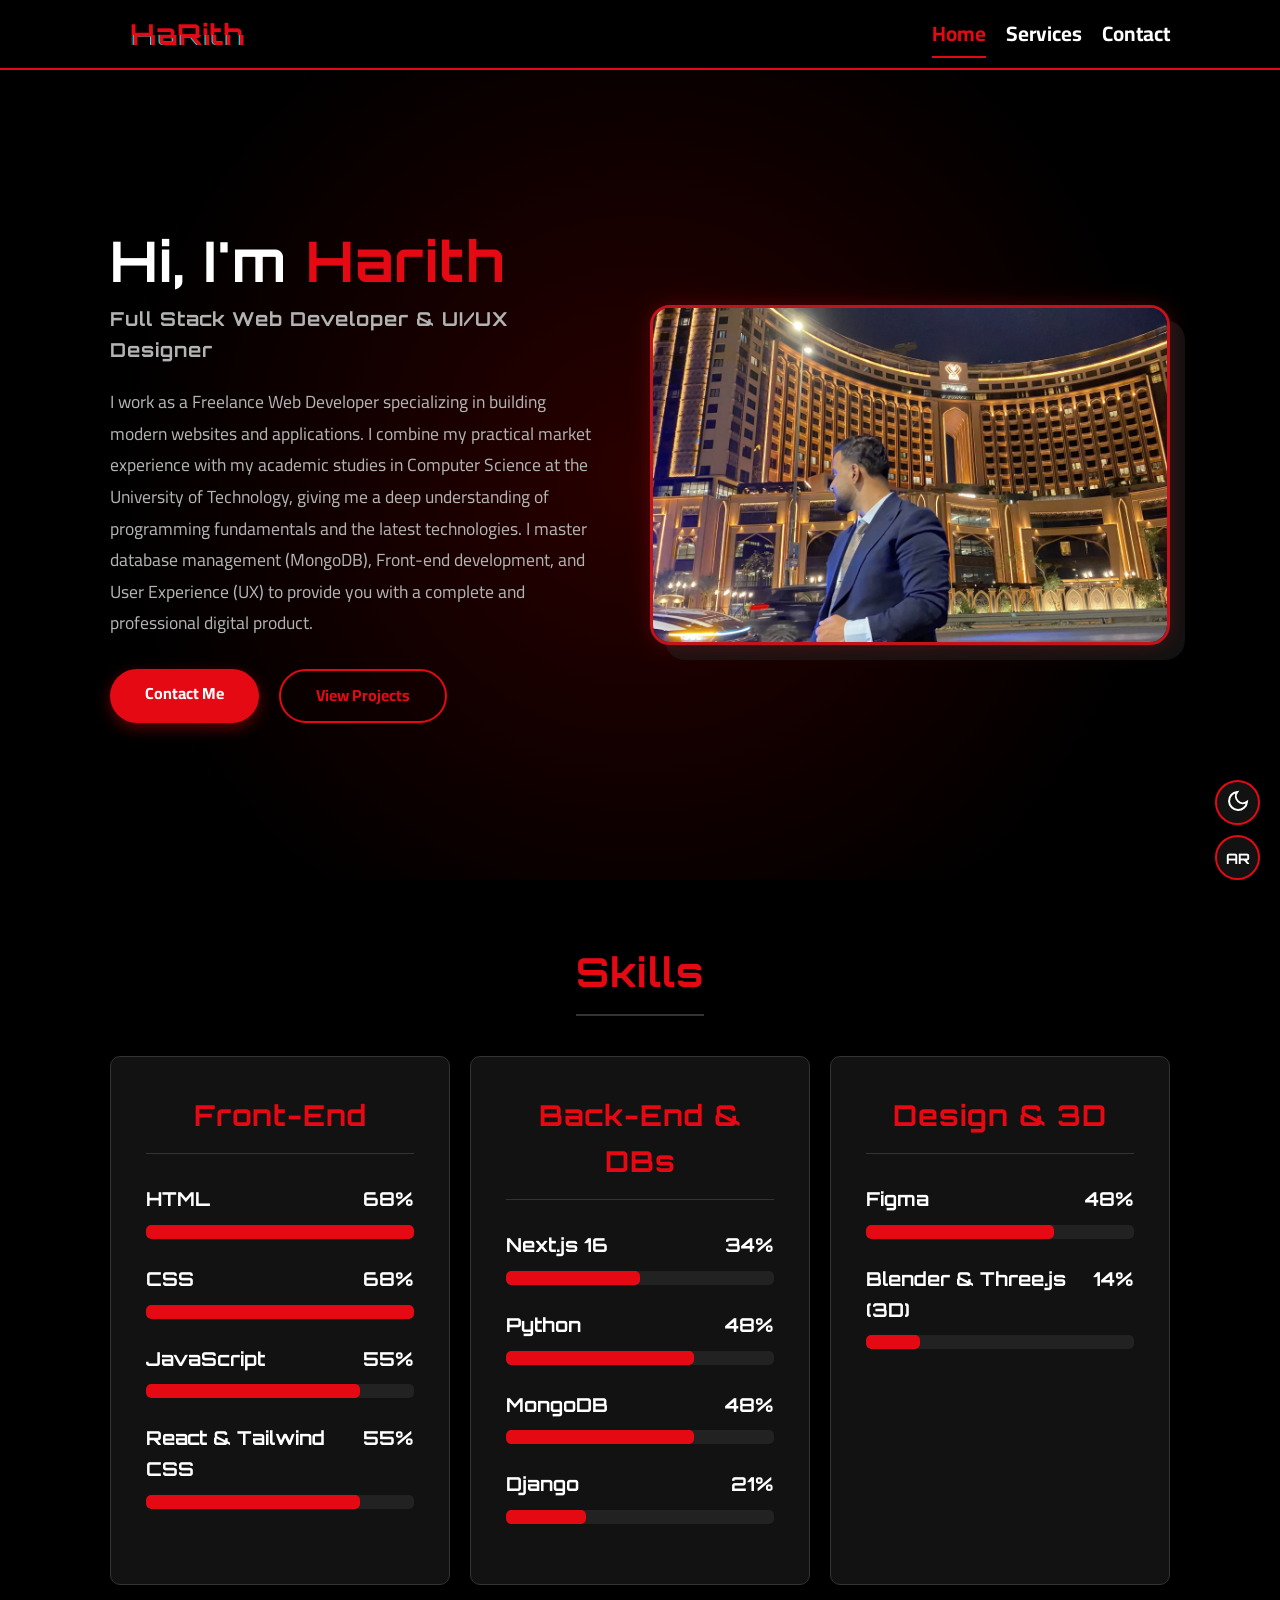
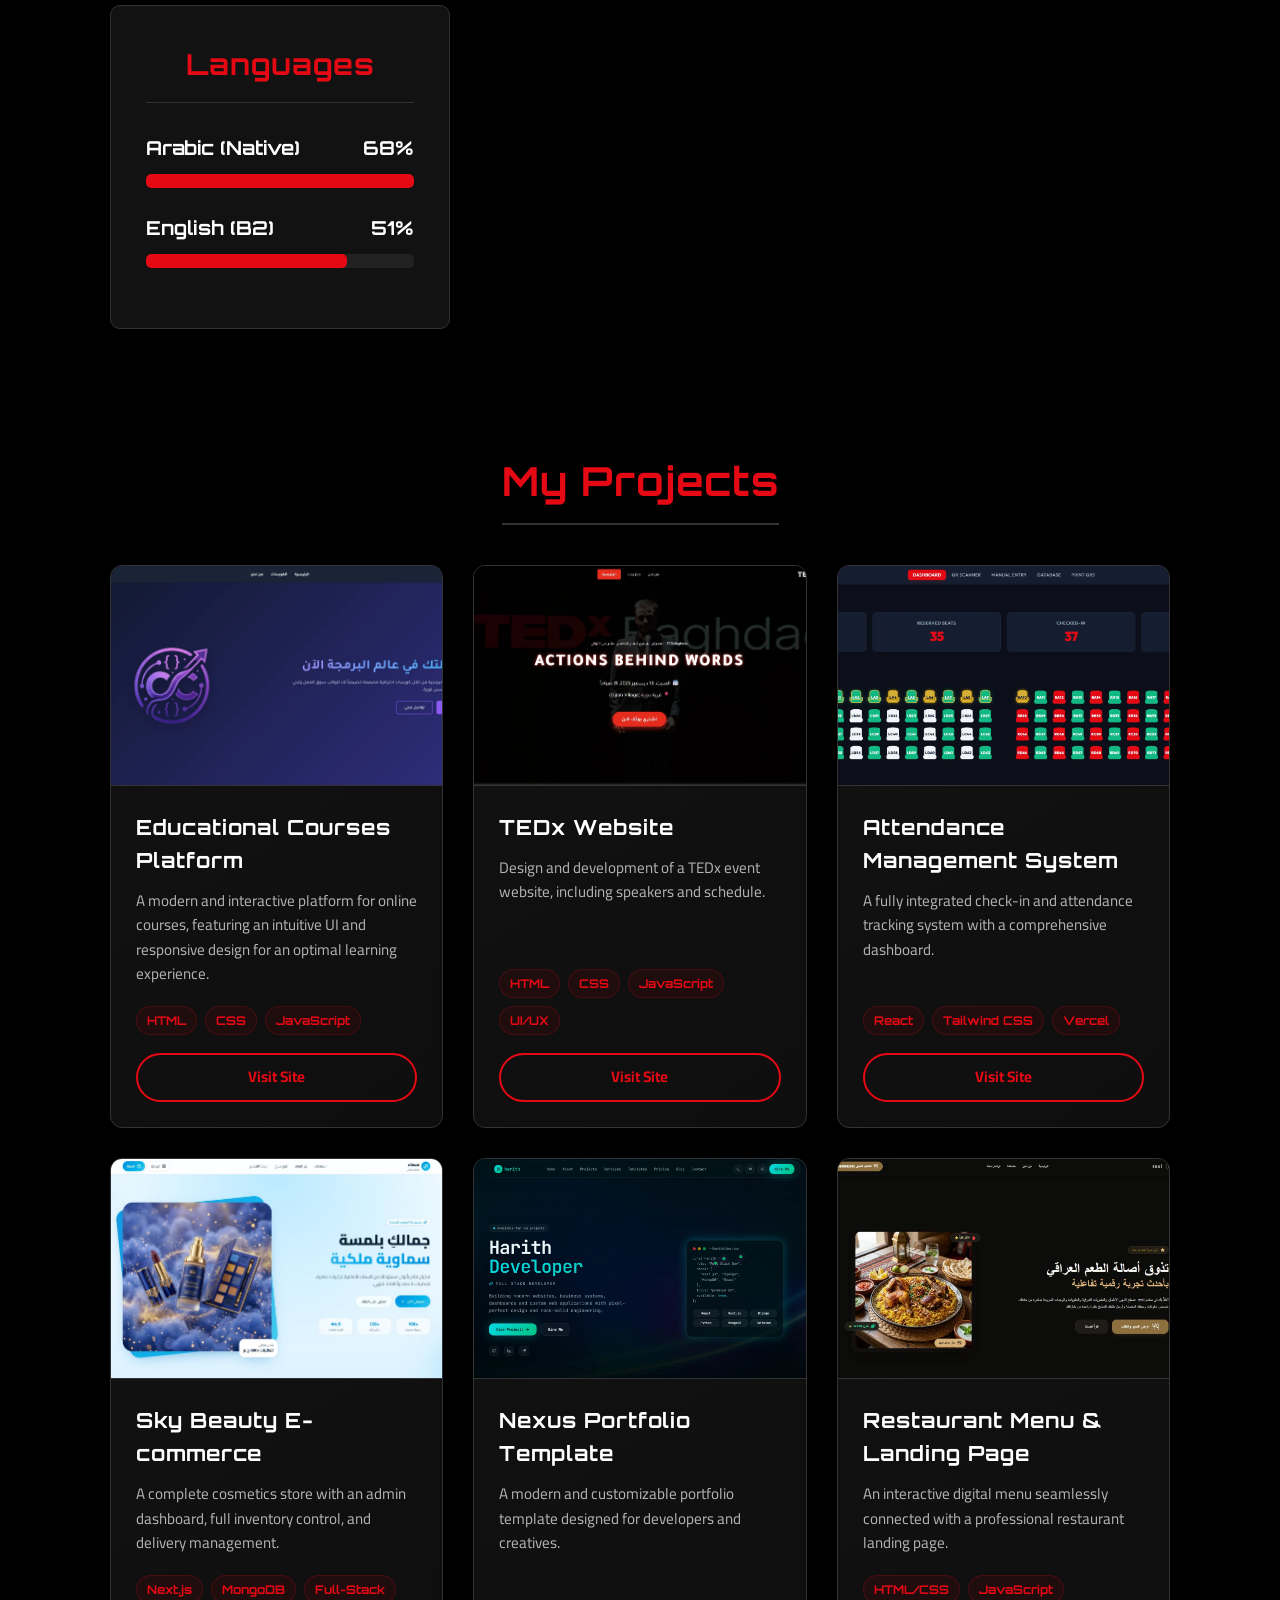
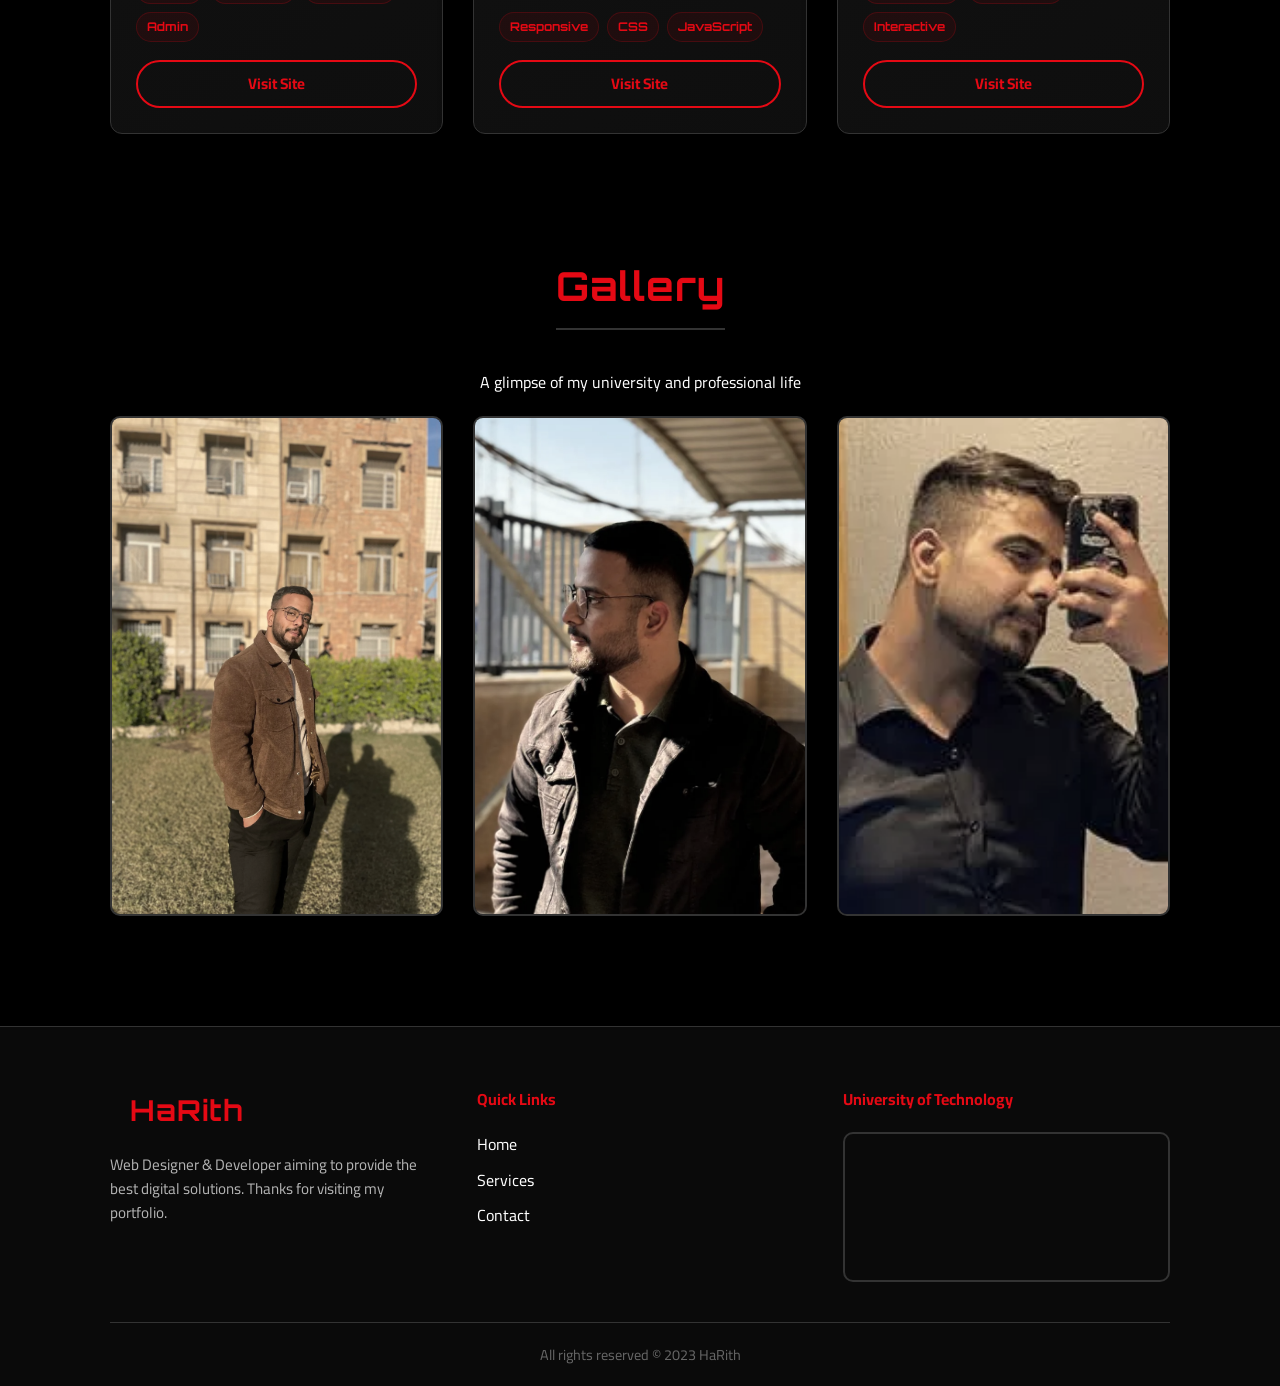
<file: index.html>
<!DOCTYPE html>
<html lang="en" dir="ltr">
<head>
    <meta charset="UTF-8">
    <meta name="viewport" content="width=device-width, initial-scale=1.0">
    <title>HaRith | Portfolio</title>
    
    <!-- SEO & Meta Tags -->
    <meta name="description" content="HaRith - Full Stack Web Developer & UI/UX Designer. Professional web development services, custom websites, and modern designs.">
    <meta name="keywords" content="Web Developer, UI/UX, Portfolio, HTML, CSS, JavaScript, React, MongoDB, Iraq, Developer">
    <meta name="author" content="HaRith">
    
    <!-- Open Graph (للمشاركة على فيسبوك، ديسكورد، تويتر) -->
    <meta property="og:title" content="HaRith | Web Developer Portfolio">
    <meta property="og:description" content="Professional Web Developer & UI Designer. Check out my projects and services.">
    <meta property="og:image" content="https://harith.blog/images/photo_2025-10-18_04-40-05.webp">
    <meta property="og:url" content="https://harith.blog/">
    <meta property="og:type" content="website">

    <link rel="stylesheet" href="style.css">
    <!-- أيقونة الموقع (Favicon) -->
    <link rel="icon" type="image/svg+xml" href="favicon.svg">
    <!-- خطوط عربية وانجليزية من جوجل -->
    <link href="https://fonts.googleapis.com/css2?family=Cairo:wght@300;400;700&family=Orbitron:wght@500;700&display=swap" rel="stylesheet">

    <!-- Structured Data (Schema.org) for SEO -->
    <script type="application/ld+json">
    {
      "@context": "https://schema.org",
      "@type": "Person",
      "name": "HaRith",
      "url": "https://harith.blog",
      "image": "https://harith.blog/images/photo_2025-10-18_04-40-05.webp",
      "jobTitle": "Full Stack Web Developer",
      "worksFor": {
        "@type": "Organization",
        "name": "Freelancer"
      },
      "sameAs": [
        "https://instagram.com/5tp.9",
        "https://github.com/itsharith",
        "https://discord.com/users/459948332861751296"
      ],
      "description": "Professional Full Stack Web Developer and UI/UX Designer based in Iraq, specializing in modern web solutions."
    }
    </script>
</head>
<body>

    <!-- شريط التنقل -->
    <nav class="navbar">
        <div class="container">
            <a href="index.html" class="logo glitch" data-text="HaRith">HaRith</a>
            <ul class="nav-menu">
                <li><a href="index.html" class="active" data-i18n="nav_home">Home</a></li>
                <li><a href="services.html" data-i18n="nav_services">Services</a></li>
                <li><a href="contact.html" data-i18n="nav_contact">Contact</a></li>
            </ul>
        </div>
    </nav>

    <!-- قسم الهيرو (المقدمة) -->
    <header class="hero">
        <div class="container">
            <div class="hero-wrapper">
                <div class="hero-text hidden">
                    <h1 data-i18n="hero_title">Hi, I'm <span class="highlight">Harith</span></h1>
                    <h3 class="job-title">Full Stack Web Developer & UI/UX Designer</h3>
                    <p class="description" data-i18n="hero_desc">
                        I work as a Freelance Web Developer specializing in building modern websites and applications.
                        I combine my practical market experience with my academic studies in Computer Science at the University of Technology, giving me a deep understanding of programming fundamentals and the latest technologies.
                        I master database management (MongoDB), Front-end development, and User Experience (UX) to provide you with a complete and professional digital product.
                    </p>
                    <div class="hero-actions">
                        <a href="contact.html" class="btn" data-i18n="btn_contact">Contact Me</a>
                        <a href="#projects" class="btn-outline" data-i18n="btn_projects">View Projects</a>
                    </div>
                </div>
                <div class="hero-image hidden">
                    <div class="img-box">
                        <!-- ضع صورتك هنا -->
                        <img src="images/photo_2025-10-18_04-40-05.webp" alt="Harith's Photo" data-i18n="alt_hero_img">
                    </div>
                </div>
            </div>
        </div>
    </header>

    <!-- قسم المهارات -->
    <section class="skills-section hidden">
        <div class="container">
            <h2 class="section-title" data-i18n="skills_title">Skills</h2>
            <div class="skills-grid">
                <div class="skill-card">
                    <h3 data-i18n="skills_frontend">Front-End</h3>
                    <div class="skill-list">
                        <div class="skill-item" data-target="100">
                            <div class="skill-info"><span class="skill-name">HTML</span><span class="skill-percent">0%</span></div>
                            <div class="progress-bar"><div class="fill"></div></div>
                        </div>
                        <div class="skill-item" data-target="100">
                            <div class="skill-info"><span class="skill-name">CSS</span><span class="skill-percent">0%</span></div>
                            <div class="progress-bar"><div class="fill"></div></div>
                        </div>
                        <div class="skill-item" data-target="80">
                            <div class="skill-info"><span class="skill-name">JavaScript</span><span class="skill-percent">0%</span></div>
                            <div class="progress-bar"><div class="fill"></div></div>
                        </div>
                        <div class="skill-item" data-target="80">
                            <div class="skill-info"><span class="skill-name">React & Tailwind CSS</span><span class="skill-percent">0%</span></div>
                            <div class="progress-bar"><div class="fill"></div></div>
                        </div>
                    </div>
                </div>

                <div class="skill-card">
                    <h3 data-i18n="skills_backend">Back-End & DBs</h3>
                    <div class="skill-list">
                        <div class="skill-item" data-target="50">
                            <div class="skill-info"><span class="skill-name">Next.js 16</span><span class="skill-percent">0%</span></div>
                            <div class="progress-bar"><div class="fill"></div></div>
                        </div>
                        <div class="skill-item" data-target="70">
                            <div class="skill-info"><span class="skill-name">Python</span><span class="skill-percent">0%</span></div>
                            <div class="progress-bar"><div class="fill"></div></div>
                        </div>
                        <div class="skill-item" data-target="70">
                            <div class="skill-info"><span class="skill-name">MongoDB</span><span class="skill-percent">0%</span></div>
                            <div class="progress-bar"><div class="fill"></div></div>
                        </div>
                        <div class="skill-item" data-target="30">
                            <div class="skill-info"><span class="skill-name">Django</span><span class="skill-percent">0%</span></div>
                            <div class="progress-bar"><div class="fill"></div></div>
                        </div>
                    </div>
                </div>

                <div class="skill-card">
                    <h3 data-i18n="skills_design">Design & 3D</h3>
                    <div class="skill-list">
                        <div class="skill-item" data-target="70">
                            <div class="skill-info"><span class="skill-name">Figma</span><span class="skill-percent">0%</span></div>
                            <div class="progress-bar"><div class="fill"></div></div>
                        </div>
                        <div class="skill-item" data-target="20">
                            <div class="skill-info"><span class="skill-name">Blender & Three.js (3D)</span><span class="skill-percent">0%</span></div>
                            <div class="progress-bar"><div class="fill"></div></div>
                        </div>
                    </div>
                </div>

                <div class="skill-card">
                    <h3 data-i18n="skills_languages">Languages</h3>
                    <div class="skill-list">
                        <div class="skill-item" data-target="100">
                            <div class="skill-info"><span class="skill-name" data-i18n="skill_ar">Arabic (Native)</span><span class="skill-percent">0%</span></div>
                            <div class="progress-bar"><div class="fill"></div></div>
                        </div>
                        <div class="skill-item" data-target="75">
                            <div class="skill-info"><span class="skill-name" data-i18n="skill_en">English (B2)</span><span class="skill-percent">0%</span></div>
                            <div class="progress-bar"><div class="fill"></div></div>
                        </div>
                    </div>
                </div>
            </div>
        </div>
    </section>

    <!-- قسم المشاريع -->
    <section class="projects-section hidden" id="projects">
        <div class="container">
            <h2 class="section-title" data-i18n="projects_title">My Projects</h2>
            <div class="grid-container">
                <!-- مشروع 1 -->
                <div class="card project-card">
                    <div class="card-img-holder">
                        <!-- ضع صورة مشروعك هنا -->
                        <img src="images/project2.webp" alt="Educational Courses Platform" data-i18n="proj_1_title" loading="lazy">
                    </div>
                    <div class="card-content">
                        <h3 data-i18n="proj_1_title">Educational Courses Platform</h3>
                        <p data-i18n="proj_1_desc">A modern platform for online courses featuring an intuitive UI and responsive design.</p>
                        <div class="project-tags">
                            <span>HTML</span>
                            <span>CSS</span>
                            <span>JavaScript</span>
                        </div>
                        <a href="https://itsharith.github.io/courses_website/" class="btn-outline" target="_blank" data-i18n="btn_visit">Visit Site</a>
                    </div>
                </div>
                <!-- مشروع 2 -->
                <div class="card project-card">
                    <div class="card-img-holder">
                        <img src="images/Screenshot 2026-01-09 205644.webp" alt="TEDx Website" data-i18n="proj_2_title" loading="lazy">
                    </div>
                    <div class="card-content">
                        <h3 data-i18n="proj_2_title">TEDx Website</h3>
                        <p data-i18n="proj_2_desc">Design and development of a TEDx event website, including speakers and schedule.</p>
                        <div class="project-tags">
                            <span>HTML</span>
                            <span>CSS</span>
                            <span>JavaScript</span>
                            <span>UI/UX</span>
                        </div>
                        <a href="https://itsharith.github.io/Tedx-Ui/" class="btn-outline" target="_blank" data-i18n="btn_visit">Visit Site</a>
                    </div>
                </div>
                <!-- مشروع 3 -->
                <div class="card project-card">
                    <div class="card-img-holder">
                        <!-- ضع صورة مشروع نظام الحضور هنا -->
                        <img src="images/pic-sys.webp" alt="Attendance Management System" data-i18n="proj_3_title" loading="lazy">
                    </div>
                    <div class="card-content">
                        <h3 data-i18n="proj_3_title">Attendance Management System</h3>
                        <p data-i18n="proj_3_desc">A fully integrated check-in and attendance tracking system with a comprehensive dashboard.</p>
                        <div class="project-tags">
                            <span>React</span>
                            <span>Tailwind CSS</span>
                            <span>Vercel</span>
                        </div>
                        <a href="https://sys-check-in.vercel.app/" class="btn-outline" target="_blank" data-i18n="btn_visit">Visit Site</a>
                    </div>
                </div>
                <!-- مشروع 4 -->
                <div class="card project-card">
                    <div class="card-img-holder">
                        <!-- ضع صورة مشروع متجر الكوزمتك هنا -->
                        <img src="images/cozmtik.webp" alt="Sky Beauty E-commerce" data-i18n="proj_4_title" loading="lazy">
                    </div>
                    <div class="card-content">
                        <h3 data-i18n="proj_4_title">Sky Beauty E-commerce</h3>
                        <p data-i18n="proj_4_desc">A complete cosmetics store with an admin dashboard, full inventory control, and delivery management.</p>
                        <div class="project-tags">
                            <span>Next.js</span>
                            <span>MongoDB</span>
                            <span>Full-Stack</span>
                            <span>Admin</span>
                        </div>
                        <a href="https://sky-beauty-suite-main.vercel.app/" class="btn-outline" target="_blank" data-i18n="btn_visit">Visit Site</a>
                    </div>
                </div>
                <!-- مشروع 5 -->
                <div class="card project-card">
                    <div class="card-img-holder">
                        <!-- ضع صورة قالب البورتفوليو هنا -->
                        <img src="images/portfolio.webp" alt="Nexus Portfolio Template" data-i18n="proj_5_title" loading="lazy">
                    </div>
                    <div class="card-content">
                        <h3 data-i18n="proj_5_title">Nexus Portfolio Template</h3>
                        <p data-i18n="proj_5_desc">A modern and customizable portfolio template designed for developers and creatives.</p>
                        <div class="project-tags">
                            <span>Responsive</span>
                            <span>CSS</span>
                            <span>JavaScript</span>
                        </div>
                        <a href="https://nexus-core-project.vercel.app/" class="btn-outline" target="_blank" data-i18n="btn_visit">Visit Site</a>
                    </div>
                </div>
                <!-- مشروع 6 -->
                <div class="card project-card">
                    <div class="card-img-holder">
                        <!-- ضع صورة مشروع المطعم هنا -->
                        <img src="images/menu-project.webp" alt="Restaurant Menu & Landing Page" data-i18n="proj_6_title" loading="lazy">
                    </div>
                    <div class="card-content">
                        <h3 data-i18n="proj_6_title">Restaurant Menu & Landing Page</h3>
                        <p data-i18n="proj_6_desc">An interactive digital menu seamlessly connected with a professional restaurant landing page.</p>
                        <div class="project-tags">
                            <span>HTML/CSS</span>
                            <span>JavaScript</span>
                            <span>Interactive</span>
                        </div>
                        <a href="https://meneu.vercel.app/" class="btn-outline" target="_blank" data-i18n="btn_visit">Visit Site</a>
                    </div>
                </div>
            </div>
        </div>
    </section>

    <!-- قسم الصور الخاصة (المعرض) -->
    <section class="gallery-section hidden">
        <div class="container">
            <h2 class="section-title" data-i18n="gallery_title">Gallery</h2>
            <p style="text-align: center; margin-bottom: 20px;" data-i18n="gallery_desc">A glimpse of my university and professional life</p>
            <div class="grid-container">
                <div class="photo-frame">
                    <!-- ضع صورتك هنا -->
                    <img src="images/photo1.webp" alt="Personal Photo" data-i18n="alt_gallery_img" loading="lazy">
                </div>
                <div class="photo-frame">
                    <img src="images/photo2.webp" alt="Personal Photo" data-i18n="alt_gallery_img" loading="lazy">
                </div>
                <div class="photo-frame">
                    <img src="images/photo3.webp" alt="Personal Photo" data-i18n="alt_gallery_img" loading="lazy">
                </div>
            </div>
        </div>
    </section>

    <!-- القائمة العائمة (أزرار التحكم + الصعود للأعلى) -->
    <div class="floating-controls">
        <button id="scrollToTopBtn" title="Go to top">▲</button>
        
        <button id="lang-btn" class="lang-btn">AR</button>
        
        <button id="theme-btn" class="theme-toggle" aria-label="Toggle Theme">
            <span class="toggle-icon icon-sun">
                <svg xmlns="http://www.w3.org/2000/svg" viewBox="0 0 24 24"><circle cx="12" cy="12" r="5"></circle><line x1="12" y1="1" x2="12" y2="3"></line><line x1="12" y1="21" x2="12" y2="23"></line><line x1="4.22" y1="4.22" x2="5.64" y2="5.64"></line><line x1="18.36" y1="18.36" x2="19.78" y2="19.78"></line><line x1="1" y1="12" x2="3" y2="12"></line><line x1="21" y1="12" x2="23" y2="12"></line><line x1="4.22" y1="19.78" x2="5.64" y2="18.36"></line><line x1="18.36" y1="5.64" x2="19.78" y2="4.22"></line></svg>
            </span>
            <span class="toggle-icon icon-moon">
                <svg xmlns="http://www.w3.org/2000/svg" viewBox="0 0 24 24"><path d="M21 12.79A9 9 0 1 1 11.21 3 7 7 0 0 0 21 12.79z"></path></svg>
            </span>
        </button>
    </div>

    <footer class="main-footer">
        <div class="container">
            <div class="footer-grid">
                <div class="footer-col about-col">
                    <h3 class="logo">HaRith</h3>
                    <p data-i18n="footer_about">Web Designer & Developer aiming to provide the best digital solutions. Thanks for visiting my portfolio.</p>
                </div>
                
                <div class="footer-col links-col">
                    <h4 data-i18n="footer_links">Quick Links</h4>
                    <ul>
                        <li><a href="index.html" data-i18n="nav_home">Home</a></li>
                        <li><a href="services.html" data-i18n="nav_services">Services</a></li>
                        <li><a href="contact.html" data-i18n="nav_contact">Contact</a></li>
                    </ul>
                </div>

                <div class="footer-col map-col">
                    <h4 data-i18n="footer_uni">University of Technology</h4>
                    <div class="mini-map">
                        <iframe src="https://www.google.com/maps/embed?pb=!1m18!1m12!1m3!1d3334.164669678688!2d44.44546231519556!3d33.31477298081292!2m3!1f0!2f0!3f0!3m2!1i1024!2i768!4f13.1!3m3!1m2!1s0x15577f66a2d66649%3A0x246f91aec755134!2sUniversity%20of%20Technology!5e0!3m2!1sen!2siq!4v1625581234567!5m2!1sen!2siq" width="100%" height="100%" style="border:0;" allowfullscreen="" loading="lazy"></iframe>
                    </div>
                </div>
            </div>
            <div class="footer-bottom">
                <p data-i18n="footer_copy">All rights reserved &copy; 2023 HaRith</p>
            </div>
        </div>
    </footer>

    <script src="script.js?v=1.0.1"></script>
</body>
</html>
</file>
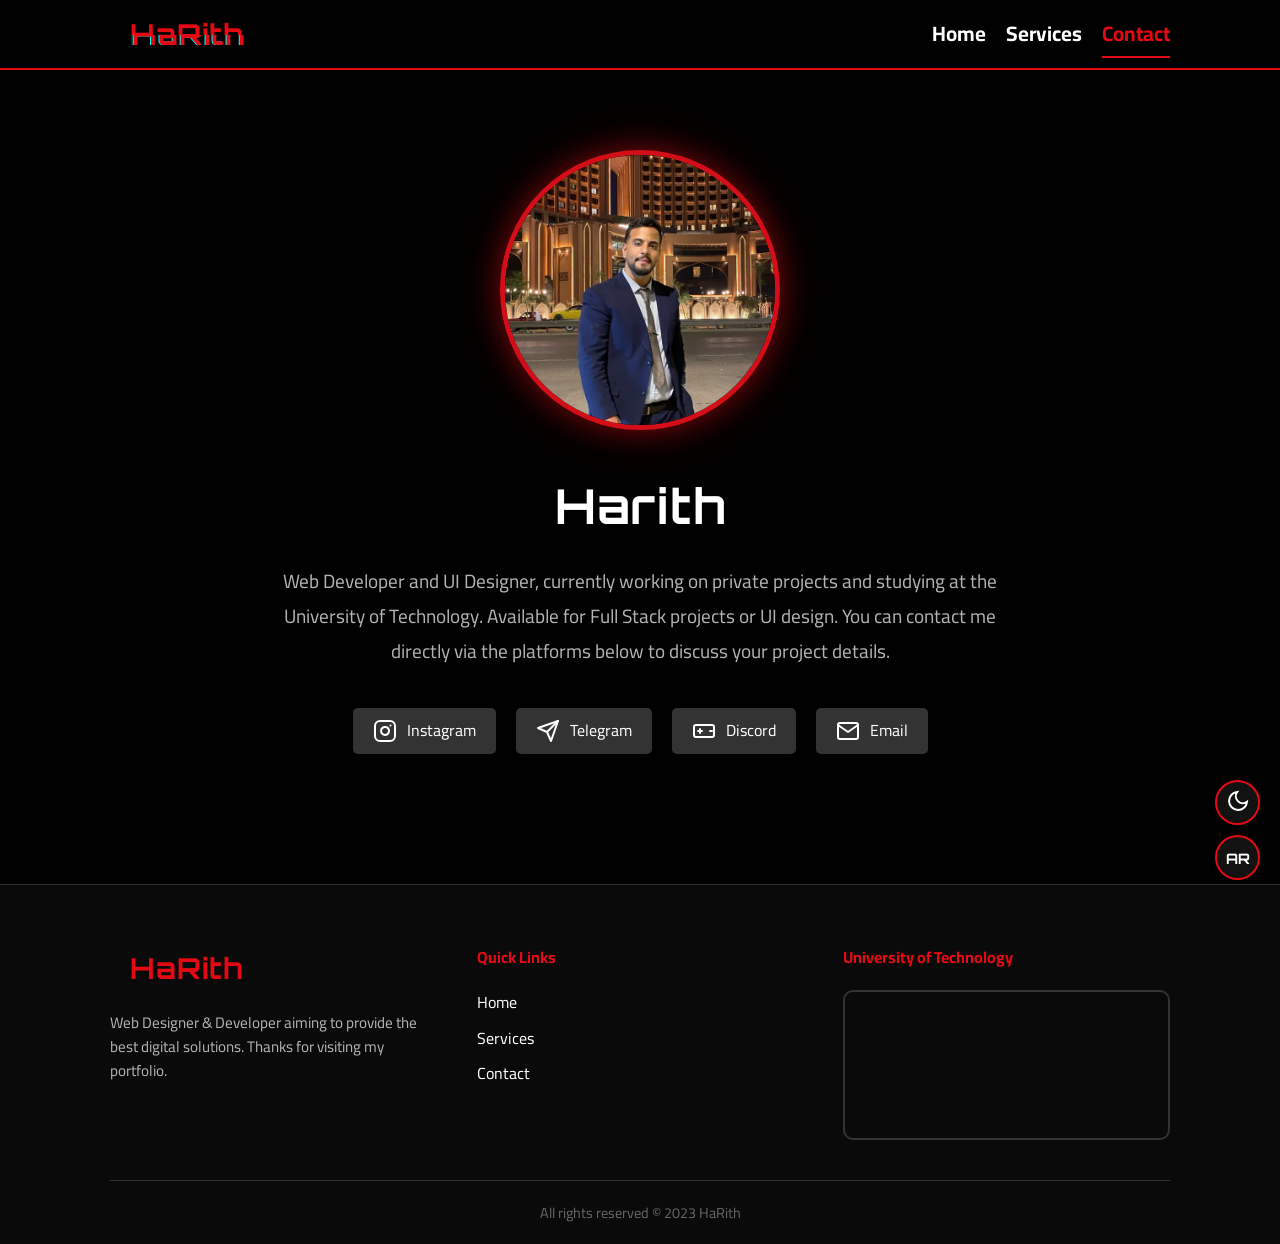
<file: contact.html>
<!DOCTYPE html>
<html lang="en" dir="ltr">
<head>
    <meta charset="UTF-8">
    <meta name="viewport" content="width=device-width, initial-scale=1.0">
    <title>HaRith | Contact</title>
    <link rel="stylesheet" href="style.css">
    <!-- أيقونة الموقع (Favicon) -->
    <link rel="icon" type="image/svg+xml" href="favicon.svg">
    <link href="https://fonts.googleapis.com/css2?family=Cairo:wght@300;400;700&family=Orbitron:wght@500;700&display=swap" rel="stylesheet">
</head>
<body>

    <nav class="navbar">
        <div class="container">
            <a href="index.html" class="logo glitch" data-text="HaRith">HaRith</a>
            <ul class="nav-menu">
                <li><a href="index.html" data-i18n="nav_home">Home</a></li>
                <li><a href="services.html" data-i18n="nav_services">Services</a></li>
                <li><a href="contact.html" class="active" data-i18n="nav_contact">Contact</a></li>
            </ul>
        </div>
    </nav>

    <section class="contact-section hidden">
        <div class="container">
            <div class="contact-free-layout">
                <div class="contact-avatar">
                    <!-- ضع صورتك الرسمية هنا -->
                    <img src="images/photo_23.webp" alt="Harith's Photo" data-i18n="alt_hero_img">
                </div>
                <h2 data-i18n="contact_name">Harith</h2>
                <p class="bio" data-i18n="contact_bio">
                    Web Developer and UI Designer, currently working on private projects and studying at the University of Technology.
                    Available for Full Stack projects or UI design. You can contact me directly via the platforms below to discuss your project details.
                </p>
                
                <div class="social-links">
                    <!-- رابط الانستقرام -->
                    <a href="https://instagram.com/5tp.9" target="_blank" class="social-btn insta">
                        <!-- SVG أيقونة انستقرام -->
                        <svg width="24" height="24" viewBox="0 0 24 24" fill="none" stroke="currentColor" stroke-width="2" stroke-linecap="round" stroke-linejoin="round">
                            <rect x="2" y="2" width="20" height="20" rx="5" ry="5"></rect>
                            <path d="M16 11.37A4 4 0 1 1 12.63 8 4 4 0 0 1 16 11.37z"></path>
                            <line x1="17.5" y1="6.5" x2="17.51" y2="6.5"></line>
                        </svg>
                        <span>Instagram</span>
                    </a>

                    <!-- رابط التيليجرام -->
                    <a href="https://t.me/FFFFFx" target="_blank" class="social-btn telegram">
                        <!-- SVG أيقونة تيليجرام -->
                        <svg width="24" height="24" viewBox="0 0 24 24" fill="none" stroke="currentColor" stroke-width="2" stroke-linecap="round" stroke-linejoin="round">
                            <line x1="22" y1="2" x2="11" y2="13"></line>
                            <polygon points="22 2 15 22 11 13 2 9 22 2"></polygon>
                        </svg>
                        <span>Telegram</span>
                    </a>

                    <!-- Discord -->
                    <a href="https://discord.com/users/459948332861751296" target="_blank" class="social-btn discord">
                        <!-- SVG أيقونة Gamepad (رمز للديكسورد) -->
                        <svg width="24" height="24" viewBox="0 0 24 24" fill="none" stroke="currentColor" stroke-width="2" stroke-linecap="round" stroke-linejoin="round">
                            <rect x="2" y="6" width="20" height="12" rx="2"></rect>
                            <path d="M6 12h4m-2-2v4m10-2h2"></path>
                        </svg>
                        <span>Discord</span>
                    </a>

                    <!-- Email -->
                    <a href="mailto:harith12342461@gmail.com" class="social-btn email">
                        <svg width="24" height="24" viewBox="0 0 24 24" fill="none" stroke="currentColor" stroke-width="2" stroke-linecap="round" stroke-linejoin="round">
                            <path d="M4 4h16c1.1 0 2 .9 2 2v12c0 1.1-.9 2-2 2H4c-1.1 0-2-.9-2-2V6c0-1.1.9-2 2-2z"></path>
                            <polyline points="22,6 12,13 2,6"></polyline>
                        </svg>
                        <span>Email</span>
                    </a>
                </div>
            </div>
        </div>
    </section>

    <footer class="main-footer">
        <div class="container">
            <div class="footer-grid">
                <div class="footer-col about-col">
                    <h3 class="logo">HaRith</h3>
                    <p data-i18n="footer_about">Web Designer & Developer aiming to provide the best digital solutions.</p>
                </div>
                
                <div class="footer-col links-col">
                    <h4 data-i18n="footer_links">Quick Links</h4>
                    <ul>
                        <li><a href="index.html" data-i18n="nav_home">Home</a></li>
                        <li><a href="services.html" data-i18n="nav_services">Services</a></li>
                        <li><a href="contact.html" data-i18n="nav_contact">Contact</a></li>
                    </ul>
                </div>

                <div class="footer-col map-col">
                    <h4 data-i18n="footer_uni">University of Technology</h4>
                    <div class="mini-map">
                        <iframe src="https://www.google.com/maps/embed?pb=!1m18!1m12!1m3!1d3334.164669678688!2d44.44546231519556!3d33.31477298081292!2m3!1f0!2f0!3f0!3m2!1i1024!2i768!4f13.1!3m3!1m2!1s0x15577f66a2d66649%3A0x246f91aec755134!2sUniversity%20of%20Technology!5e0!3m2!1sen!2siq!4v1625581234567!5m2!1sen!2siq" width="100%" height="100%" style="border:0;" allowfullscreen="" loading="lazy"></iframe>
                    </div>
                </div>
            </div>
            <div class="footer-bottom">
                <p data-i18n="footer_copy">All rights reserved &copy; 2023 HaRith</p>
            </div>
        </div>
    </footer>

    <!-- القائمة العائمة (أزرار التحكم + الصعود للأعلى) -->
    <div class="floating-controls">
        <button id="scrollToTopBtn" title="Go to top">▲</button>
        
        <button id="lang-btn" class="lang-btn">AR</button>
        
        <button id="theme-btn" class="theme-toggle" aria-label="Toggle Theme">
            <span class="toggle-icon icon-sun">
                <svg xmlns="http://www.w3.org/2000/svg" viewBox="0 0 24 24"><circle cx="12" cy="12" r="5"></circle><line x1="12" y1="1" x2="12" y2="3"></line><line x1="12" y1="21" x2="12" y2="23"></line><line x1="4.22" y1="4.22" x2="5.64" y2="5.64"></line><line x1="18.36" y1="18.36" x2="19.78" y2="19.78"></line><line x1="1" y1="12" x2="3" y2="12"></line><line x1="21" y1="12" x2="23" y2="12"></line><line x1="4.22" y1="19.78" x2="5.64" y2="18.36"></line><line x1="18.36" y1="5.64" x2="19.78" y2="4.22"></line></svg>
            </span>
            <span class="toggle-icon icon-moon">
                <svg xmlns="http://www.w3.org/2000/svg" viewBox="0 0 24 24"><path d="M21 12.79A9 9 0 1 1 11.21 3 7 7 0 0 0 21 12.79z"></path></svg>
            </span>
        </button>
    </div>
    <script src="script.js?v=1.0.1"></script>
</body>
</html>
</file>
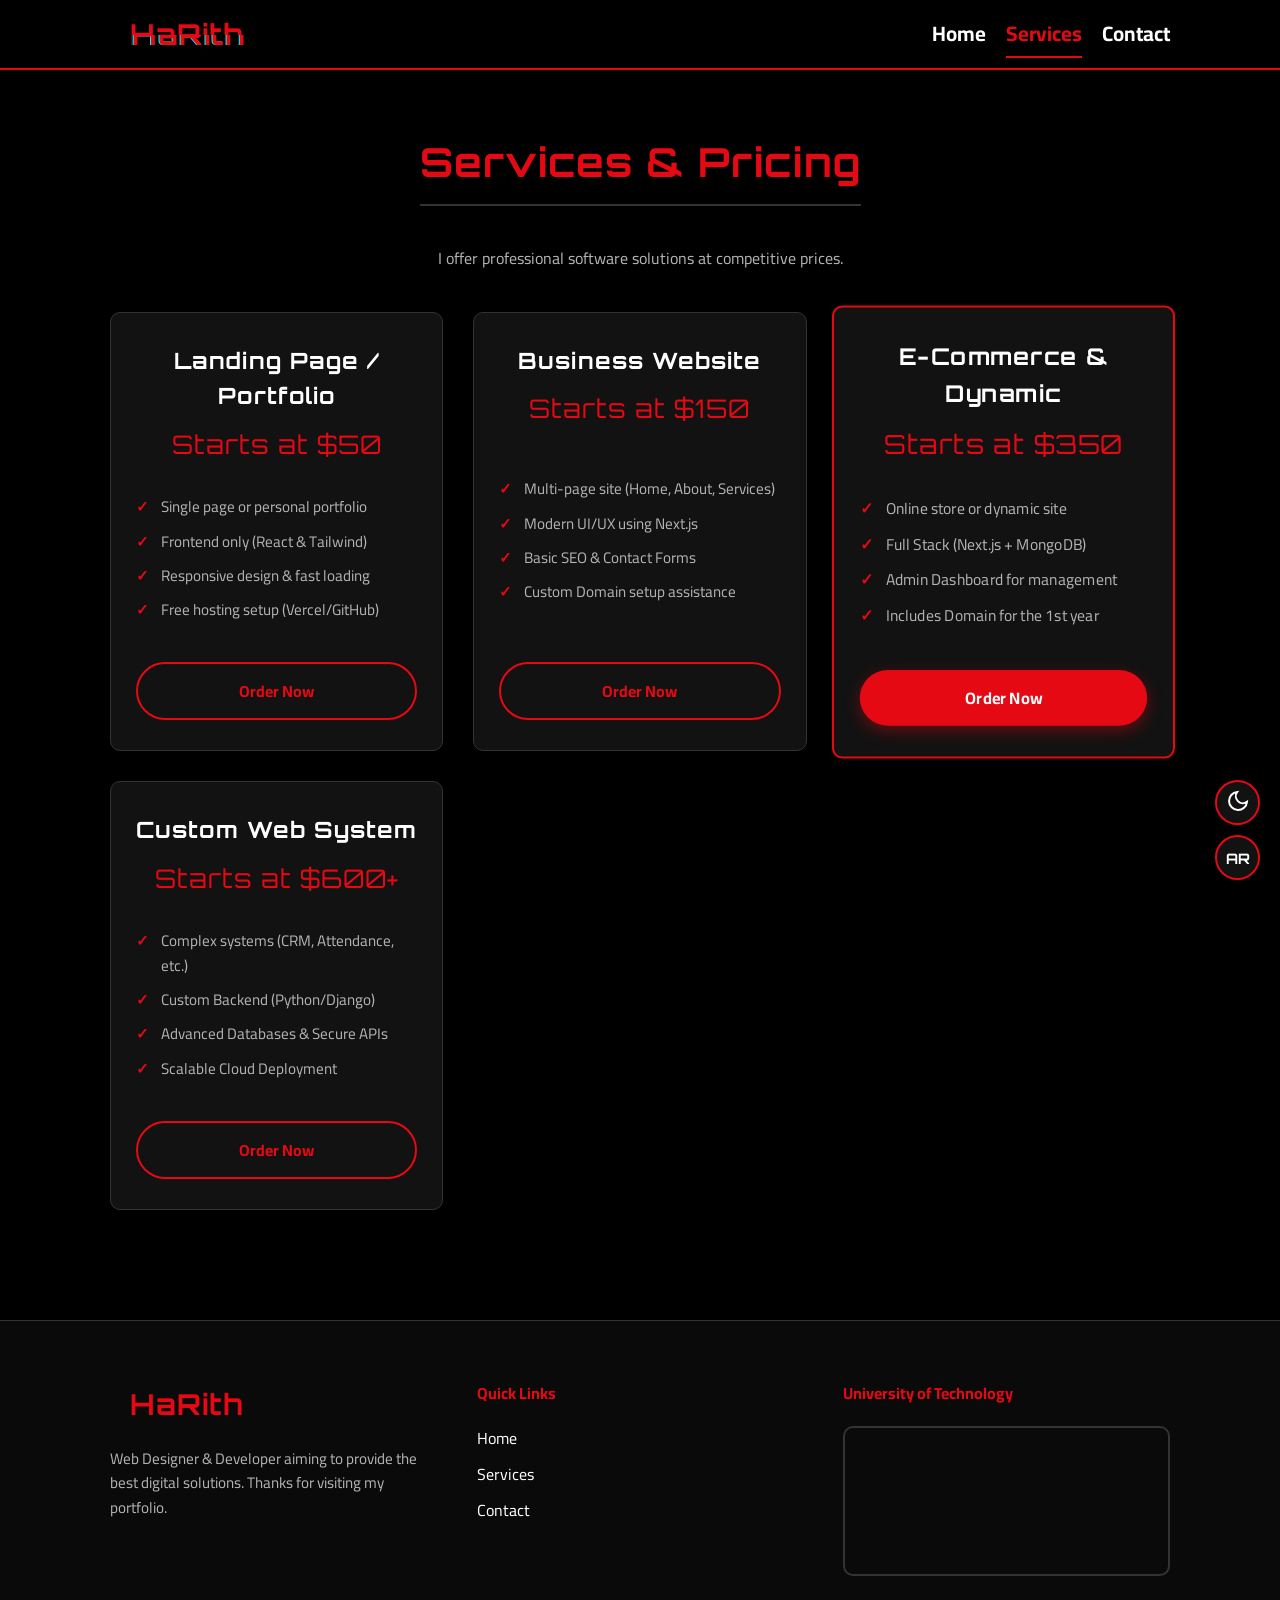
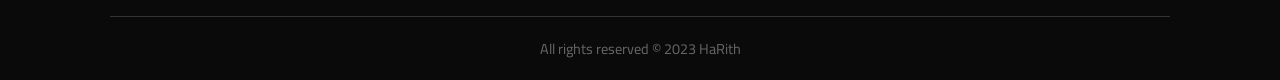
<file: services.html>
<!DOCTYPE html>
<html lang="en" dir="ltr">
<head>
    <meta charset="UTF-8">
    <meta name="viewport" content="width=device-width, initial-scale=1.0">
    <title>HaRith | Services</title>
    <link rel="stylesheet" href="style.css">
    <!-- أيقونة الموقع (Favicon) -->
    <link rel="icon" type="image/svg+xml" href="favicon.svg">
    <link href="https://fonts.googleapis.com/css2?family=Cairo:wght@300;400;700&family=Orbitron:wght@500;700&display=swap" rel="stylesheet">
</head>
<body>

    <nav class="navbar">
        <div class="container">
            <a href="index.html" class="logo glitch" data-text="HaRith">HaRith</a>
            <ul class="nav-menu">
                <li><a href="index.html" data-i18n="nav_home">Home</a></li>
                <li><a href="services.html" class="active" data-i18n="nav_services">Services</a></li>
                <li><a href="contact.html" data-i18n="nav_contact">Contact</a></li>
            </ul>
        </div>
    </nav>

    <section class="services-page hidden">
        <div class="container">
            <h1 class="page-title" data-i18n="services_page_title">Services & Pricing</h1>
            <p class="page-desc" data-i18n="services_desc">I offer professional software solutions at competitive prices.</p>
            
            <div class="grid-container">
                <!-- بطاقة الخدمة 1 -->
                <div class="service-card">
                    <div class="plan-header">
                        <h3 data-i18n="serv_1_title">Landing Page / Portfolio</h3>
                        <span class="plan-cost" data-i18n="price_1">Starts at $50</span>
                    </div>
                    <ul class="features">
                        <li data-i18n="serv_1_f1">Single page or personal portfolio</li>
                        <li data-i18n="serv_1_f2">Frontend only (React & Tailwind)</li>
                        <li data-i18n="serv_1_f3">Responsive design & fast loading</li>
                        <li data-i18n="serv_1_f4">Free hosting setup (Vercel/GitHub)</li>
                    </ul>
                    <button class="btn-outline open-modal" data-i18n="btn_order">Order Now</button>
                </div>

                <!-- بطاقة الخدمة: بسيط -->
                <div class="service-card">
                    <div class="plan-header">
                        <h3 data-i18n="serv_2_title">Business Website</h3>
                        <span class="plan-cost" data-i18n="price_2">Starts at $150</span>
                    </div>
                    <ul class="features">
                        <li data-i18n="serv_2_f1">Multi-page site (Home, About, Services)</li>
                        <li data-i18n="serv_2_f2">Modern UI/UX using Next.js</li>
                        <li data-i18n="serv_2_f3">Basic SEO & Contact Forms</li>
                        <li data-i18n="serv_2_f4">Custom Domain setup assistance</li>
                    </ul>
                    <button class="btn-outline open-modal" data-i18n="btn_order">Order Now</button>
                </div>

                <!-- بطاقة الخدمة: متوسط -->
                <div class="service-card featured">
                    <div class="plan-header">
                        <h3 data-i18n="serv_3_title">E-Commerce & Dynamic</h3>
                        <span class="plan-cost" data-i18n="price_3">Starts at $350</span>
                    </div>
                    <ul class="features">
                        <li data-i18n="serv_3_f1">Online store or dynamic site</li>
                        <li data-i18n="serv_3_f2">Full Stack (Next.js + MongoDB)</li>
                        <li data-i18n="serv_3_f3">Admin Dashboard for management</li>
                        <li data-i18n="serv_3_f4">Includes Domain for the 1st year</li>
                    </ul>
                    <button class="btn open-modal" data-i18n="btn_order">Order Now</button>
                </div>

                <!-- بطاقة الخدمة: متقدم -->
                <div class="service-card">
                    <div class="plan-header">
                        <h3 data-i18n="serv_4_title">Custom Web System</h3>
                        <span class="plan-cost" data-i18n="price_4">Starts at $600+</span>
                    </div>
                    <ul class="features">
                        <li data-i18n="serv_4_f1">Complex systems (CRM, Attendance, etc.)</li>
                        <li data-i18n="serv_4_f2">Custom Backend (Python/Django)</li>
                        <li data-i18n="serv_4_f3">Advanced Databases & Secure APIs</li>
                        <li data-i18n="serv_4_f4">Scalable Cloud Deployment</li>
                    </ul>
                    <button class="btn-outline open-modal" data-i18n="btn_order">Order Now</button>
                </div>
            </div>
        </div>
    </section>

    <!-- النافذة المنبثقة (Modal) -->
    <div id="service-modal" class="modal-overlay">
        <div class="modal-content">
            <button class="modal-close" title="Close">&times;</button>
            <div id="modal-body">
                <!-- سيتم وضع تفاصيل الخدمة هنا برمجياً -->
            </div>
            <a href="contact.html" class="btn" style="width: 100%; display: block;" data-i18n="modal_btn_confirm">Confirm Order & Contact</a>
        </div>
    </div>

    <footer class="main-footer">
        <div class="container">
            <div class="footer-grid">
                <div class="footer-col about-col">
                    <h3 class="logo">HaRith</h3>
                    <p data-i18n="footer_about">Web Designer & Developer aiming to provide the best digital solutions.</p>
                </div>
                
                <div class="footer-col links-col">
                    <h4 data-i18n="footer_links">Quick Links</h4>
                    <ul>
                        <li><a href="index.html" data-i18n="nav_home">Home</a></li>
                        <li><a href="services.html" data-i18n="nav_services">Services</a></li>
                        <li><a href="contact.html" data-i18n="nav_contact">Contact</a></li>
                    </ul>
                </div>

                <div class="footer-col map-col">
                    <h4 data-i18n="footer_uni">University of Technology</h4>
                    <div class="mini-map">
                        <iframe src="https://www.google.com/maps/embed?pb=!1m18!1m12!1m3!1d3334.164669678688!2d44.44546231519556!3d33.31477298081292!2m3!1f0!2f0!3f0!3m2!1i1024!2i768!4f13.1!3m3!1m2!1s0x15577f66a2d66649%3A0x246f91aec755134!2sUniversity%20of%20Technology!5e0!3m2!1sen!2siq!4v1625581234567!5m2!1sen!2siq" width="100%" height="100%" style="border:0;" allowfullscreen="" loading="lazy"></iframe>
                    </div>
                </div>
            </div>
            <div class="footer-bottom">
                <p data-i18n="footer_copy">All rights reserved &copy; 2023 HaRith</p>
            </div>
        </div>
    </footer>

    <!-- القائمة العائمة (أزرار التحكم + الصعود للأعلى) -->
    <div class="floating-controls">
        <button id="scrollToTopBtn" title="Go to top">▲</button>
        
        <button id="lang-btn" class="lang-btn">AR</button>
        
        <button id="theme-btn" class="theme-toggle" aria-label="Toggle Theme">
            <span class="toggle-icon icon-sun">
                <svg xmlns="http://www.w3.org/2000/svg" viewBox="0 0 24 24"><circle cx="12" cy="12" r="5"></circle><line x1="12" y1="1" x2="12" y2="3"></line><line x1="12" y1="21" x2="12" y2="23"></line><line x1="4.22" y1="4.22" x2="5.64" y2="5.64"></line><line x1="18.36" y1="18.36" x2="19.78" y2="19.78"></line><line x1="1" y1="12" x2="3" y2="12"></line><line x1="21" y1="12" x2="23" y2="12"></line><line x1="4.22" y1="19.78" x2="5.64" y2="18.36"></line><line x1="18.36" y1="5.64" x2="19.78" y2="4.22"></line></svg>
            </span>
            <span class="toggle-icon icon-moon">
                <svg xmlns="http://www.w3.org/2000/svg" viewBox="0 0 24 24"><path d="M21 12.79A9 9 0 1 1 11.21 3 7 7 0 0 0 21 12.79z"></path></svg>
            </span>
        </button>
    </div>
    <script src="script.js?v=1.0.1"></script>
</body>
</html>
</file>
<file: style.css>
/* المتغيرات والألوان */
:root {
    --primary-color: #e50914; /* أحمر */
    --bg-color: #000000; /* أسود */
    --card-bg: #121212; /* رمادي غامق جداً */
    --text-color: #ffffff;
    --text-secondary: #b3b3b3;
    --font-ar: 'Cairo', sans-serif;
    --font-en: 'Orbitron', sans-serif;
    /* متغيرات جديدة لدعم الثيم */
    --nav-bg: rgba(0, 0, 0, 0.9);
    --border-color: #333;
    --footer-bg: #0a0a0a;
    --progress-bg: #222;
    --hero-gradient: radial-gradient(circle, #2a0000 0%, #000000 70%);
    --social-bg: #333;
}

/* إعدادات الوضع النهاري (Light Mode) */
[data-theme="light"] {
    --bg-color: #f3f3f3; /* رمادي فاتح جداً (ليس أبيض ناصع) */
    --bg-color: #f2e6e6; /* درجة دافئة بين الأبيض والأحمر والأسود */
    --card-bg: #ffffff; /* البطاقات بيضاء لتبرز عن الخلفية */
    --text-color: #1a1a1a; /* أسود ناعم (Dark Grey) */
    --text-secondary: #555555;
    --nav-bg: rgba(243, 243, 243, 0.95);
    --border-color: #dcdcdc;
    --footer-bg: #e6e6e6;
    --progress-bg: #e0e0e0;
    --hero-gradient: radial-gradient(circle, #ffdede 0%, #f3f3f3 70%); /* تدرج هادئ */
    --social-bg: #e0e0e0;
    --nav-bg: rgba(242, 230, 230, 0.95);
    --border-color: #e0d4d4;
    --footer-bg: #e8dede;
    --progress-bg: #e0d4d4;
    --hero-gradient: radial-gradient(circle, #ffdbdb 0%, #f2e6e6 70%);
    --social-bg: #e0d4d4;
}

* {
    margin: 0;
    padding: 0;
    box-sizing: border-box;
}

body {
    background-color: var(--bg-color);
    color: var(--text-color);
    font-family: var(--font-ar);
    overflow-x: hidden;
    line-height: 1.6;
    transition: all 0.3s ease;
}

/* تنسيق العناوين الانجليزية */
h1, h2, h3, .logo, .plan-cost {
    font-family: var(--font-en);
    letter-spacing: 1px;
}

/* تحسين الخطوط للعناوين العربية لتجنب الخط الافتراضي */
[dir="rtl"] h1, 
[dir="rtl"] h2, 
[dir="rtl"] h3, 
[dir="rtl"] .logo, 
[dir="rtl"] .plan-cost,
[dir="rtl"] .btn,
[dir="rtl"] .btn-outline {
    font-family: var(--font-ar) !important;
    letter-spacing: 0;
}

a {
    text-decoration: none;
    color: inherit;
}

ul {
    list-style: none;
}

.container {
    max-width: 1100px;
    margin: 0 auto;
    padding: 0 20px;
}

/* --- Navbar --- */
.navbar {
    background-color: var(--nav-bg);
    height: 70px;
    display: flex;
    align-items: center;
    position: sticky;
    top: 0;
    z-index: 1000;
    border-bottom: 2px solid var(--primary-color);
}

.navbar .container {
    display: flex;
    justify-content: space-between;
    align-items: center;
    width: 100%;
}

/* حاوية الأزرار العائمة (أسفل اليمين) */
.floating-controls {
    position: fixed;
    bottom: 20px;
    right: 20px;
    z-index: 1000;
    display: flex;
    flex-direction: column-reverse; /* الترتيب من الأسفل للأعلى */
    gap: 10px;
    align-items: center;
}

/* زر الثيم (Toggle Switch Style) */
.theme-toggle {
    /* تحويل زر الثيم ليكون دائرياً ومتناسقاً مع القائمة العائمة */
    width: 45px;
    height: 45px;
    border-radius: 50%;
    background-color: var(--card-bg);
    border: 2px solid var(--primary-color);
    cursor: pointer;
    display: flex;
    justify-content: center;
    align-items: center;
    padding: 0;
    overflow: hidden;
    box-shadow: 0 4px 10px rgba(0,0,0,0.3);
    transition: transform 0.3s;
}

.theme-toggle:hover {
    transform: scale(1.1);
}

.toggle-track {
    /* إخفاء المسار القديم */
    display: none;
}

.toggle-icon svg {
    width: 24px;
    height: 24px;
    fill: none;
    stroke: var(--text-color);
    stroke-width: 2;
}

/* إظهار أيقونة واحدة بناءً على الثيم */
.theme-toggle .icon-sun { display: none; }
.theme-toggle .icon-moon { display: block; }

[data-theme="light"] .theme-toggle .icon-sun { display: block; }
[data-theme="light"] .theme-toggle .icon-moon { display: none; }

.toggle-thumb {
    display: none; /* إخفاء الكرة القديمة */
}

/* زر اللغة */
.lang-btn {
    background: var(--card-bg);
    border: 2px solid var(--primary-color);
    color: var(--text-color);
    width: 45px;
    height: 45px;
    border-radius: 50%;
    display: flex;
    justify-content: center;
    align-items: center;
    cursor: pointer;
    font-weight: bold;
    font-family: var(--font-en);
    transition: 0.3s;
    font-size: 0.9rem;
    box-shadow: 0 4px 10px rgba(0,0,0,0.3);
}

.lang-btn:hover {
    transform: scale(1.1);
}

/* زر القائمة (مخفي في الديسكتوب ويظهر في الموبايل) */
.menu-toggle {
    display: none;
    font-size: 1.8rem;
    cursor: pointer;
    color: var(--text-color);
}

/* تأثير الـ Glitch للاسم */
.logo {
    font-size: 1.8rem;
    font-weight: bold;
    color: var(--primary-color);
    position: relative;
    margin-left: 20px; /* مسافة عن الحافة */
}

.logo.glitch::before, .logo.glitch::after {
    content: attr(data-text);
    position: absolute;
    top: 0;
    left: 0;
    width: 100%;
    height: 100%;
    background: var(--bg-color);
}

.logo.glitch::before {
    left: 2px;
    text-shadow: -1px 0 #00ffff;
    clip: rect(24px, 550px, 90px, 0);
    animation: glitch-anim-2 3s infinite linear alternate-reverse;
}

.logo.glitch::after {
    left: -2px;
    text-shadow: -1px 0 #ff00ff;
    clip: rect(85px, 550px, 140px, 0);
    animation: glitch-anim 2.5s infinite linear alternate-reverse;
}

@keyframes glitch-anim {
    0% { clip: rect(10px, 9999px, 30px, 0); }
    20% { clip: rect(80px, 9999px, 100px, 0); }
    100% { clip: rect(5px, 9999px, 60px, 0); }
}

@keyframes glitch-anim-2 {
    0% { clip: rect(60px, 9999px, 80px, 0); }
    20% { clip: rect(10px, 9999px, 40px, 0); }
    100% { clip: rect(90px, 9999px, 110px, 0); }
}

.nav-menu {
    display: flex;
    gap: 20px;
    margin-left: 50px; /* دفع القائمة قليلاً عن الحافة اليسرى في الوضع العربي */
}

.nav-menu a {
    font-size: 1.3rem;
    font-weight: bold;
    transition: color 0.3s;
}

.nav-menu a {
    position: relative;
}

/* تأثير الخط تحت الروابط */
.nav-menu a::after {
    content: '';
    position: absolute;
    width: 0;
    height: 2px;
    bottom: -5px;
    left: 0; /* يبدأ من اليسار للانجليزية */
    background-color: var(--primary-color);
    transition: width 0.3s;
}

.nav-menu a:hover::after, .nav-menu a.active::after {
    width: 100%;
}

.nav-menu a:hover, .nav-menu a.active {
    color: var(--primary-color);
}

/* --- Hero Section --- */
.hero {
    min-height: 90vh;
    display: flex;
    align-items: center;
    justify-content: center;
    background: var(--hero-gradient);
    padding: 100px 0; /* مساحة للتنفس */
}

.hero-wrapper {
    display: flex;
    align-items: center;
    justify-content: space-between;
    gap: 50px;
}

.hero-text {
    flex: 1;
    text-align: left; /* افتراضي للانجليزية */
}

/* دعم الاتجاهات للنصوص */
[dir="rtl"] .hero-text {
    text-align: right;
}

[dir="rtl"] .nav-menu a::after {
    right: 0;
    left: auto;
}

.hero-image {
    flex: 1;
    display: flex;
    justify-content: center;
}

/* أنيميشن الصورة */
.img-box {
    width: 520px; /* عرض أكبر للصورة المستطيلة */
    height: 340px; /* ارتفاع متناسق مع العرض */
    border-radius: 20px; /* حواف ناعمة بدلاً من الشكل العشوائي */
    overflow: hidden;
    border: 3px solid var(--primary-color);
    /* تأثير الظل المزدوج: توهج + ظل صلب يعطي عمق */
    box-shadow: 
        0 0 20px rgba(229, 9, 20, 0.3),
        15px 15px 0px rgba(30, 30, 30, 0.6);
    animation: floatImage 5s ease-in-out infinite;
    transition: all 0.4s cubic-bezier(0.25, 0.46, 0.45, 0.94); /* حركة ناعمة ومرنة */
    filter: grayscale(20%); /* لون خافت قليلاً ليعطي طابع سينمائي */
}

.img-box:hover {
    /* عند التحويم: الصورة تقفز للأعلى واليسار، والظل يبتعد ويتوهج */
    transform: translate(-10px, -10px) scale(1.02) rotate(-1deg);
    border-color: #fff; /* الإطار يلمع بالأبيض */
    filter: grayscale(0%); /* الألوان تصبح طبيعية */
    box-shadow: 
        0 0 40px rgba(229, 9, 20, 0.8), /* توهج قوي */
        25px 25px 0px rgba(229, 9, 20, 0.2); /* ظل خلفي ملون */
}

.img-box img {
    width: 100%;
    height: 100%;
    object-fit: cover;
}

@keyframes floatImage {
    0% { transform: translateY(0); }
    50% { transform: translateY(-20px); }
    100% { transform: translateY(0); }
}

.hero-text h1 {
    font-size: 3.5rem;
    margin-bottom: 10px;
    line-height: 1.2;
}

.job-title {
    font-size: 1.2rem;
    color: var(--text-secondary);
    margin-bottom: 20px;
    font-family: var(--font-en);
    letter-spacing: 1px;
}

.highlight {
    color: var(--primary-color);
}

.description {
    font-size: 1.1rem;
    color: var(--text-secondary);
    margin-bottom: 30px;
    line-height: 1.8;
    max-width: 600px;
}

.hero-actions {
    display: flex;
    gap: 20px;
}

.btn, .btn-outline {
    display: inline-block;
    padding: 12px 35px;
    border-radius: 30px; /* حواف دائرية أكثر عصرية */
    font-weight: bold;
    font-family: inherit;
    font-size: 1rem;
    transition: all 0.3s ease;
    cursor: pointer;
    text-align: center;
}

.btn {
    background-color: var(--primary-color);
    color: white;
    border: none;
    box-shadow: 0 5px 15px rgba(229, 9, 20, 0.4);
}

.btn:hover {
    transform: translateY(-3px);
    background-color: #c40812;
}

.btn-outline {
    border: 2px solid var(--primary-color);
    color: var(--primary-color);
    background: transparent;
}

.btn-outline:hover {
    background-color: var(--primary-color);
    color: white;
    transform: translateY(-3px);
}

/* --- Sections General --- */
section {
    padding: 60px 0;
}

.section-title, .page-title {
    text-align: center;
    font-size: 2.5rem;
    margin-bottom: 40px;
    color: var(--primary-color);
    border-bottom: 2px solid var(--border-color);
    display: table; /* يضمن أن العرض يكون على قدر النص فقط */
    padding-bottom: 10px;
    margin: 0 auto 40px; /* توسيط آمن */
}

.page-desc {
    text-align: center;
    margin-bottom: 40px;
    color: var(--text-secondary);
}

/* --- Scroll Animation Classes --- */
.hidden {
    opacity: 0;
    transform: translateY(50px); /* يطير من تحت */
    transition: all 1s ease-out;
}

.show {
    opacity: 1;
    transform: translateY(0);
}

/* --- Skills --- */
.skills-grid {
    display: grid;
    grid-template-columns: repeat(auto-fit, minmax(300px, 1fr));
    gap: 20px;
    align-items: stretch;
}

.skill-card {
    background: var(--card-bg);
    padding: 35px; /* تكبير الحشوة الداخلية */
    border-radius: 10px;
    border: 1px solid var(--border-color);
    transition: transform 0.3s, border-color 0.3s;
}

.skill-card:hover {
    transform: translateY(-5px);
    border-color: var(--primary-color);
}

.skill-card h3 {
    margin-bottom: 30px;
    font-size: 1.8rem; /* تكبير عنوان البطاقة */
    text-align: center;
    border-bottom: 1px solid var(--border-color);
    padding-bottom: 15px;
    color: var(--primary-color);
}

.skill-item {
    margin-bottom: 25px; /* زيادة المسافة بين المهارات */
}

.skill-info {
    display: flex;
    justify-content: space-between;
    margin-bottom: 10px;
    font-weight: bold;
    font-size: 1.2rem; /* تكبير خط اسم المهارة والنسبة */
    font-family: var(--font-en);
}

.progress-bar {
    background: var(--progress-bg);
    height: 14px; /* زيادة سمك الشريط */
    border-radius: 5px;
    overflow: hidden;
}

.fill {
    background: var(--primary-color);
    height: 100%;
    width: 0; /* البداية صفر للأنيميشن */
    border-radius: 5px;
    transition: width 1.5s ease-in-out; /* نعومة الحركة */
}

/* --- Grid Container (Projects, Gallery, Services) --- */
.grid-container {
    display: grid;
    grid-template-columns: repeat(auto-fit, minmax(300px, 1fr));
    gap: 30px;
}

.service-card, .photo-frame {
    background: var(--card-bg);
    border-radius: 10px;
    overflow: hidden;
    transition: transform 0.3s;
    border: 1px solid var(--border-color);
}

.service-card:hover, .photo-frame:hover {
    transform: translateY(-10px);
    border-color: var(--primary-color);
}

/* --- Project Cards Redesign --- */
.project-card {
    display: flex;
    flex-direction: column;
    height: 100%;
    background: linear-gradient(145deg, var(--card-bg), rgba(15, 15, 15, 0.95));
    border-radius: 12px;
    overflow: hidden;
    border: 1px solid var(--border-color);
    box-shadow: 0 10px 30px rgba(0, 0, 0, 0.5);
    transition: transform 0.4s cubic-bezier(0.165, 0.84, 0.44, 1), 
                border-color 0.4s ease, 
                box-shadow 0.4s ease;
}

[data-theme="light"] .project-card {
    background: linear-gradient(145deg, var(--card-bg), rgba(245, 240, 240, 0.95));
    box-shadow: 0 10px 25px rgba(0, 0, 0, 0.08);
}

.project-card:hover {
    transform: translateY(-8px);
    border-color: var(--primary-color);
    box-shadow: 0 15px 30px rgba(229, 9, 20, 0.25);
}

[data-theme="light"] .project-card:hover {
    box-shadow: 0 15px 30px rgba(229, 9, 20, 0.15);
}

.project-card .card-img-holder {
    position: relative;
    overflow: hidden;
    height: 220px;
    border-bottom: 1px solid var(--border-color);
}

.project-card .card-img-holder img {
    width: 100%;
    height: 100%;
    object-fit: cover;
    transition: transform 0.6s cubic-bezier(0.25, 0.46, 0.45, 0.94);
}

.project-card:hover .card-img-holder img {
    transform: scale(1.08);
}

/* --- Gallery Specifics (تخصيص المعرض) --- */
.photo-frame {
    height: 500px; /* تكبير الارتفاع ليناسب صور الموبايل الطولية */
    position: relative;
    border: 2px solid var(--border-color);
    box-shadow: 0 10px 20px rgba(0,0,0,0.5);
    transition: all 0.4s ease;
    overflow: hidden; /* لضمان عدم خروج الصورة عند الزووم */
}

.photo-frame img {
    width: 100%;
    height: 100%;
    object-fit: cover; /* يملأ الإطار بالكامل */
    transition: transform 0.6s cubic-bezier(0.25, 0.46, 0.45, 0.94), filter 0.4s;
    filter: grayscale(30%) sepia(10%); /* فلتر سينمائي خفيف */
}

.photo-frame:hover {
    transform: translateY(-15px) scale(1.02);
    border-color: var(--primary-color);
    box-shadow: 0 20px 40px rgba(229, 9, 20, 0.4); /* توهج أحمر */
    z-index: 10;
}

.photo-frame:hover img {
    transform: scale(1.1); /* زووم ناعم للصورة */
    filter: grayscale(0%) sepia(0%); /* ألوان طبيعية */
}

.service-card {
    padding: 20px;
}

.project-card .card-content {
    padding: 25px;
    display: flex;
    flex-direction: column;
    flex-grow: 1;
}

.project-card .card-content h3 {
    font-size: 1.3rem;
    margin-bottom: 12px;
    color: var(--text-color);
    font-weight: 700;
    transition: color 0.3s ease;
}

.project-card:hover .card-content h3 {
    color: var(--primary-color);
}

.project-card .card-content p {
    font-size: 0.95rem;
    line-height: 1.6;
    color: var(--text-secondary);
    margin-bottom: 20px;
}

/* Technology Tags */
.project-tags {
    display: flex;
    flex-wrap: wrap;
    gap: 8px;
    margin-top: auto; /* Pushes tags and button to the bottom */
    margin-bottom: 18px;
}

.project-tags span {
    font-size: 0.75rem;
    background: rgba(229, 9, 20, 0.08);
    color: var(--primary-color);
    padding: 4px 10px;
    border-radius: 15px;
    border: 1px solid rgba(229, 9, 20, 0.2);
    font-weight: bold;
    font-family: var(--font-en);
    transition: all 0.3s ease;
}

[dir="rtl"] .project-tags span {
    font-family: var(--font-ar);
}

.project-card:hover .project-tags span {
    background: rgba(229, 9, 20, 0.15);
    border-color: rgba(229, 9, 20, 0.4);
}

.project-card .btn-outline {
    width: 100%;
    padding: 10px 20px;
    font-size: 0.95rem;
    border-radius: 25px;
    text-align: center;
    transition: all 0.3s ease;
}

/* --- Services Page --- */
.service-card {
    text-align: center;
    display: flex;
    flex-direction: column;
    justify-content: space-between;
    padding: 30px 25px; /* تحسين الحشوة الداخلية لتبدو أرتب */
}

.service-card.featured {
    border: 2px solid var(--primary-color);
    transform: scale(1.03); /* تقليل التكبير المبالغ فيه */
}

.service-card.featured:hover {
    transform: scale(1.03) translateY(-10px);
}

.plan-header h3 {
    font-size: 1.4rem; /* تصغير عنوان الباقة */
    margin-bottom: 5px;
    color: var(--text-color);
}

.plan-cost {
    display: block;
    font-size: 1.6rem; /* تصغير حجم السعر */
    color: var(--primary-color);
    margin: 10px 0;
}

.features {
    text-align: left; /* محاذاة لليسار للانجليزية */
    margin: 20px 0 30px;
}

[dir="rtl"] .features {
    text-align: right; /* محاذاة لليمين للعربية */
}

.features li {
    position: relative;
    padding-left: 25px;
    margin-bottom: 10px;
    font-size: 0.95rem; /* تصغير الخط وترتيبه */
    color: var(--text-secondary);
}

[dir="rtl"] .features li {
    padding-left: 0;
    padding-right: 25px;
}

.features li::before {
    content: '✓';
    position: absolute;
    left: 0;
    top: 0;
    color: var(--primary-color);
    font-weight: bold;
}

[dir="rtl"] .features li::before {
    left: auto;
    right: 0;
}

/* --- Modal (النافذة المنبثقة) --- */
.modal-overlay {
    position: fixed;
    top: 0;
    left: 0;
    width: 100%;
    height: 100%;
    background: rgba(0, 0, 0, 0.7);
    backdrop-filter: blur(5px);
    z-index: 2000;
    display: flex;
    justify-content: center;
    align-items: center;
    opacity: 0;
    visibility: hidden;
    transition: all 0.3s ease;
}

.modal-overlay.active {
    opacity: 1;
    visibility: visible;
}

.modal-content {
    background: var(--card-bg);
    padding: 40px;
    border-radius: 15px;
    width: 90%;
    max-width: 450px;
    position: relative;
    transform: translateY(-50px);
    transition: transform 0.4s cubic-bezier(0.25, 0.46, 0.45, 0.94);
    border: 1px solid var(--border-color);
    box-shadow: 0 15px 30px rgba(0, 0, 0, 0.5);
}

.modal-overlay.active .modal-content {
    transform: translateY(0);
}

.modal-close {
    position: absolute;
    top: 15px;
    right: 20px;
    font-size: 2rem;
    background: none;
    border: none;
    color: var(--text-secondary);
    cursor: pointer;
    line-height: 1;
    transition: color 0.3s;
}

[dir="rtl"] .modal-close {
    right: auto;
    left: 20px;
}

.modal-close:hover {
    color: var(--primary-color);
}

#modal-body {
    margin-bottom: 30px;
}

#modal-body .plan-header {
    border-bottom: 1px solid var(--border-color);
    padding-bottom: 15px;
    margin-bottom: 15px;
}

/* --- Contact Page --- */
.contact-free-layout {
    text-align: center;
    max-width: 800px;
    margin: 0 auto;
    padding: 20px;
}

.contact-free-layout h2 {
    font-size: 3rem;
    margin-bottom: 20px;
    color: var(--text-color);
}

.contact-free-layout .bio {
    font-size: 1.2rem;
    line-height: 1.8;
    color: var(--text-secondary);
    margin-bottom: 40px;
}

.contact-avatar img {
    width: 280px; /* تكبير الحجم بشكل ملحوظ */
    height: 280px;
    border-radius: 50%;
    border: 5px solid var(--primary-color);
    margin-bottom: 30px;
    object-fit: cover;
    /* ظل مزدوج قوي ومتوهج */
    box-shadow: 
        0 0 30px rgba(229, 9, 20, 0.5),
        0 0 60px rgba(229, 9, 20, 0.2);
    transition: all 0.5s cubic-bezier(0.175, 0.885, 0.32, 1.275); /* حركة مرنة (Bouncy) */
    filter: grayscale(10%);
}

.contact-avatar img:hover {
    transform: scale(1.1) rotate(3deg); /* تكبير ودوران بسيط عند التحويم */
    filter: grayscale(0%);
    border-color: #fff; /* الإطار يلمع بالأبيض */
    box-shadow: 
        0 0 50px rgba(229, 9, 20, 0.8),
        0 0 100px rgba(229, 9, 20, 0.4);
}

.social-links {
    display: flex;
    justify-content: center;
    gap: 20px;
    margin-top: 30px;
    flex-wrap: wrap;
}

.social-btn {
    display: flex;
    align-items: center;
    gap: 10px;
    padding: 10px 20px;
    border-radius: 5px;
    background: var(--social-bg);
    transition: 0.3s;
}

.social-btn:hover {
    background: var(--primary-color);
}

/* --- Footer --- */
.main-footer {
    background-color: var(--footer-bg);
    padding: 60px 0 20px;
    border-top: 1px solid var(--border-color);
    margin-top: 50px;
}

.footer-grid {
    display: grid;
    grid-template-columns: repeat(auto-fit, minmax(250px, 1fr));
    gap: 40px;
    margin-bottom: 40px;
}

.footer-col h3, .footer-col h4 {
    color: var(--primary-color);
    margin-bottom: 20px;
}

.footer-col p {
    color: var(--text-secondary);
    font-size: 0.95rem;
}

.links-col ul li {
    margin-bottom: 10px;
}

.links-col ul li a {
    color: var(--text-color);
    transition: 0.3s;
}

.links-col ul li a:hover {
    color: var(--primary-color);
    padding-right: 5px; /* حركة بسيطة عند الهوفر */
}

.mini-map {
    width: 100%;
    height: 150px;
    border: 2px solid var(--border-color);
    border-radius: 10px;
    overflow: hidden;
}

.footer-bottom {
    text-align: center;
    padding-top: 20px;
    border-top: 1px solid var(--border-color);
    color: #666;
    font-size: 0.9rem;
}

/* --- Scroll To Top --- */
#scrollToTopBtn {
    display: none; /* يتم التحكم به عبر JS */
    width: 45px;
    height: 45px;
    border: none;
    outline: none;
    background-color: var(--primary-color);
    color: white;
    cursor: pointer;
    display: flex;
    justify-content: center;
    align-items: center;
    border-radius: 50%;
    font-size: 18px;
    box-shadow: 0 4px 10px rgba(0,0,0,0.3);
    transition: transform 0.3s;
}

#scrollToTopBtn:hover {
    transform: translateY(-3px);
}

/* --- Responsive (Mobile) --- */
@media (max-width: 768px) {
    /* Navbar Mobile: Centered & Stacked */
 
    

    .nav-menu {
        position: static;
        transform: none;
        background: transparent;
        flex-direction: row;
        width: auto;
        padding: 0;
        border: none;
        gap: 8px;
        gap: 15px; /* زيادة المسافة بين الروابط لتتنفس */
        margin: 0;
    }

    .nav-menu a {
        font-size: 0.9rem;
        font-weight: bold; /* جعل الخط عريضاً ليبرز أكثر */
        padding: 10px 5px; /* زيادة المساحة العمودية لراحة الروابط */
    }

    .menu-toggle {
        display: none; /* إخفاء زر القائمة */
    }

    /* Hero Mobile: Stacked */
    .hero-wrapper {
        flex-direction: column-reverse; /* الصورة فوق النص أو العكس حسب الرغبة، هنا النص أولاً ثم الصورة */
        gap: 30px;
    }

    .hero-text h1 {
        font-size: 2.2rem;
    }

    .img-box {
        width: 100%;
        max-width: 400px;
        height: 260px; /* تعديل الارتفاع ليتناسب مع المستطيل في الموبايل */
        border-radius: 15px;
        /* تخفيف الظل في الموبايل */
        box-shadow: 
            0 0 15px rgba(229, 9, 20, 0.3),
            10px 10px 0px rgba(30, 30, 30, 0.6);
    }

    /* Footer Mobile */
    .footer-grid {
        display: flex;
        flex-wrap: wrap;
        justify-content: space-between;
        gap: 20px;
        text-align: right;
    }

    .footer-col {
        flex: 1 1 45%; /* كل عمود يأخذ نصف المساحة تقريباً */
        min-width: 140px;
    }

    .mini-map {
        height: 120px;
        width: 100%;
    }
}
</file>
